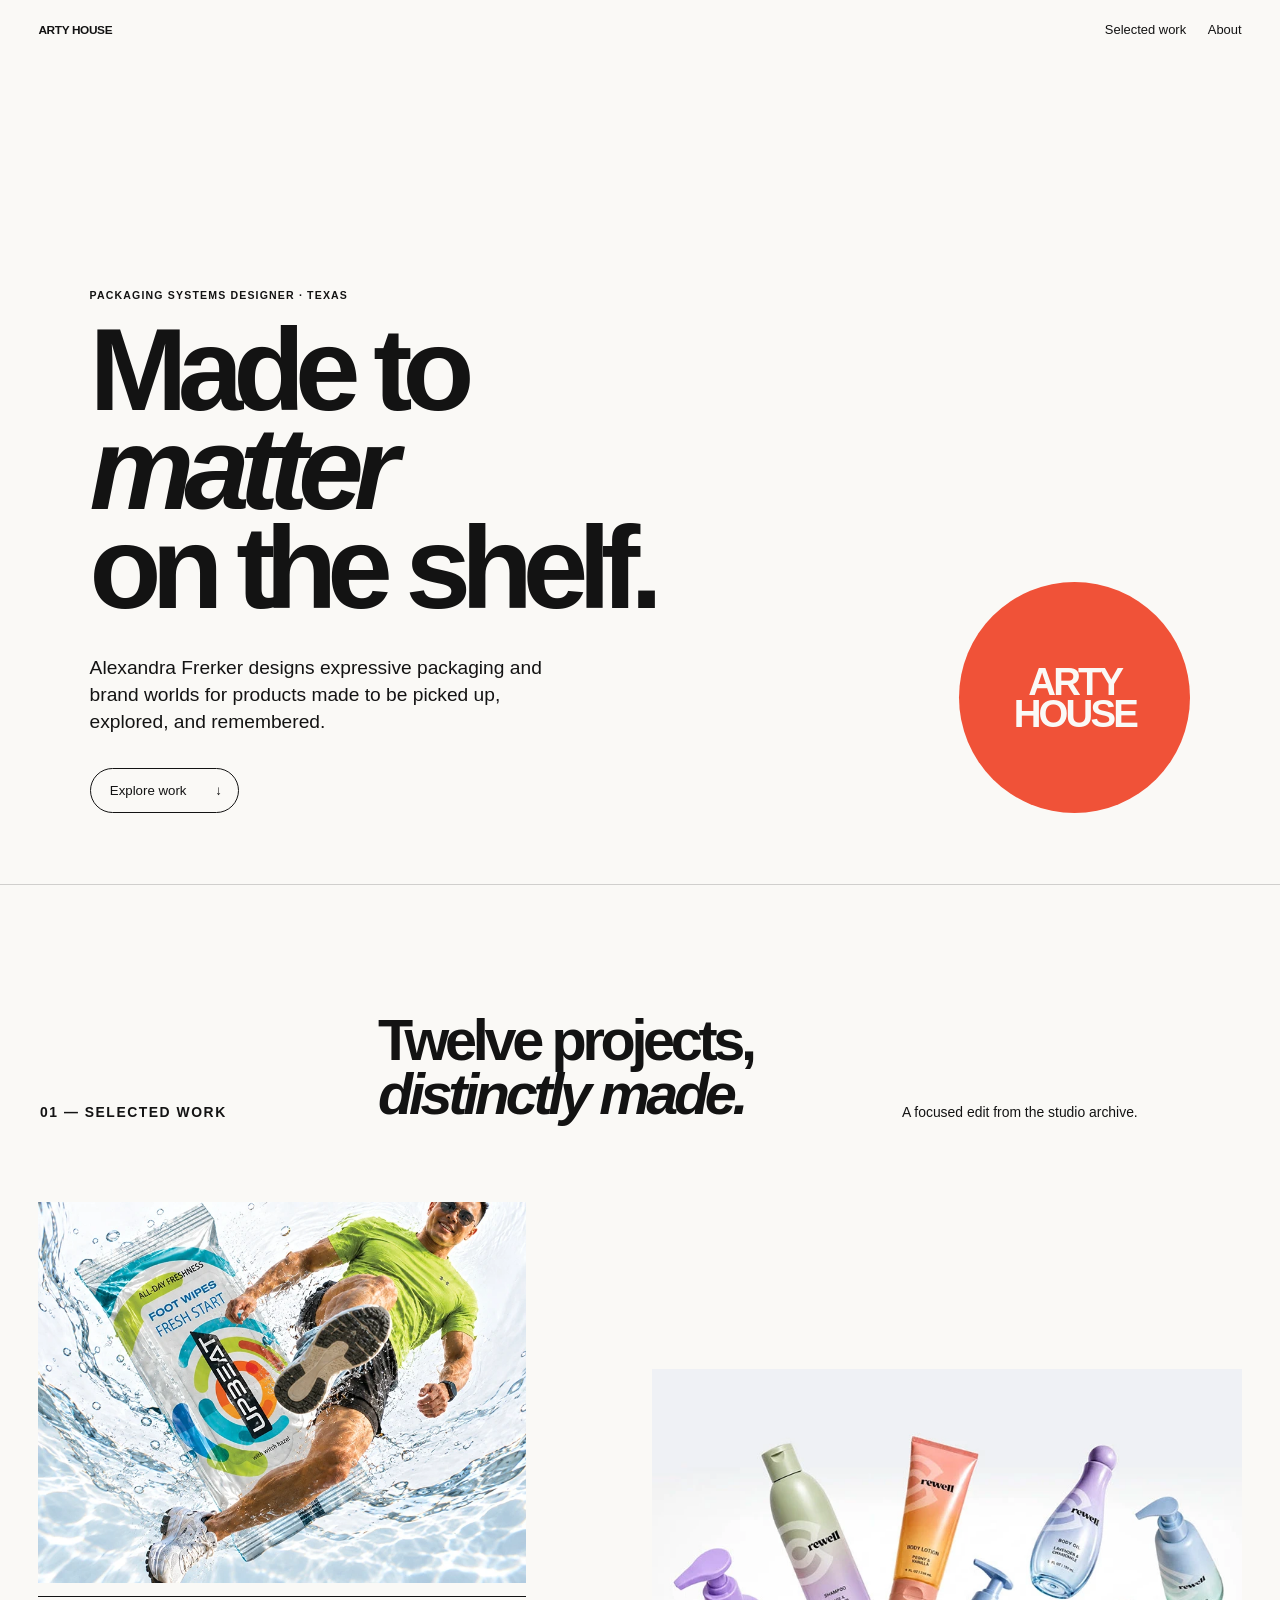
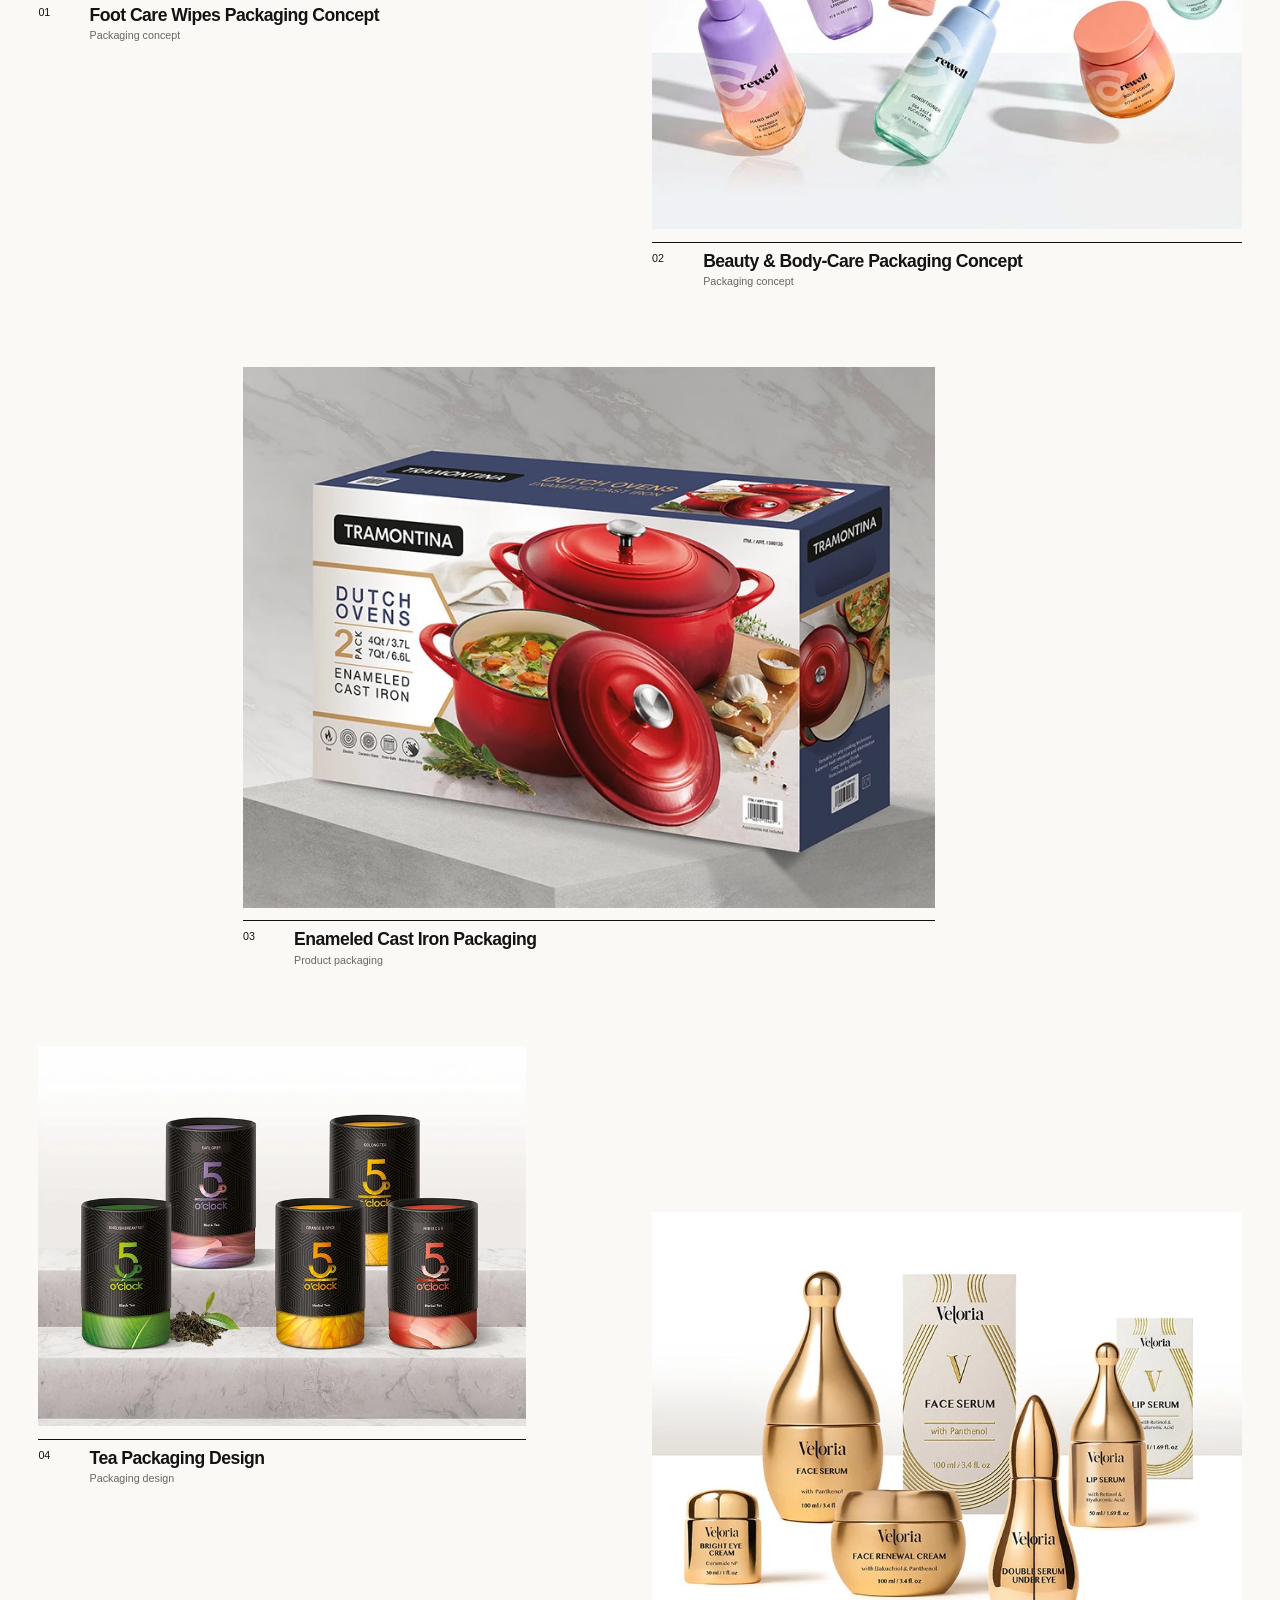
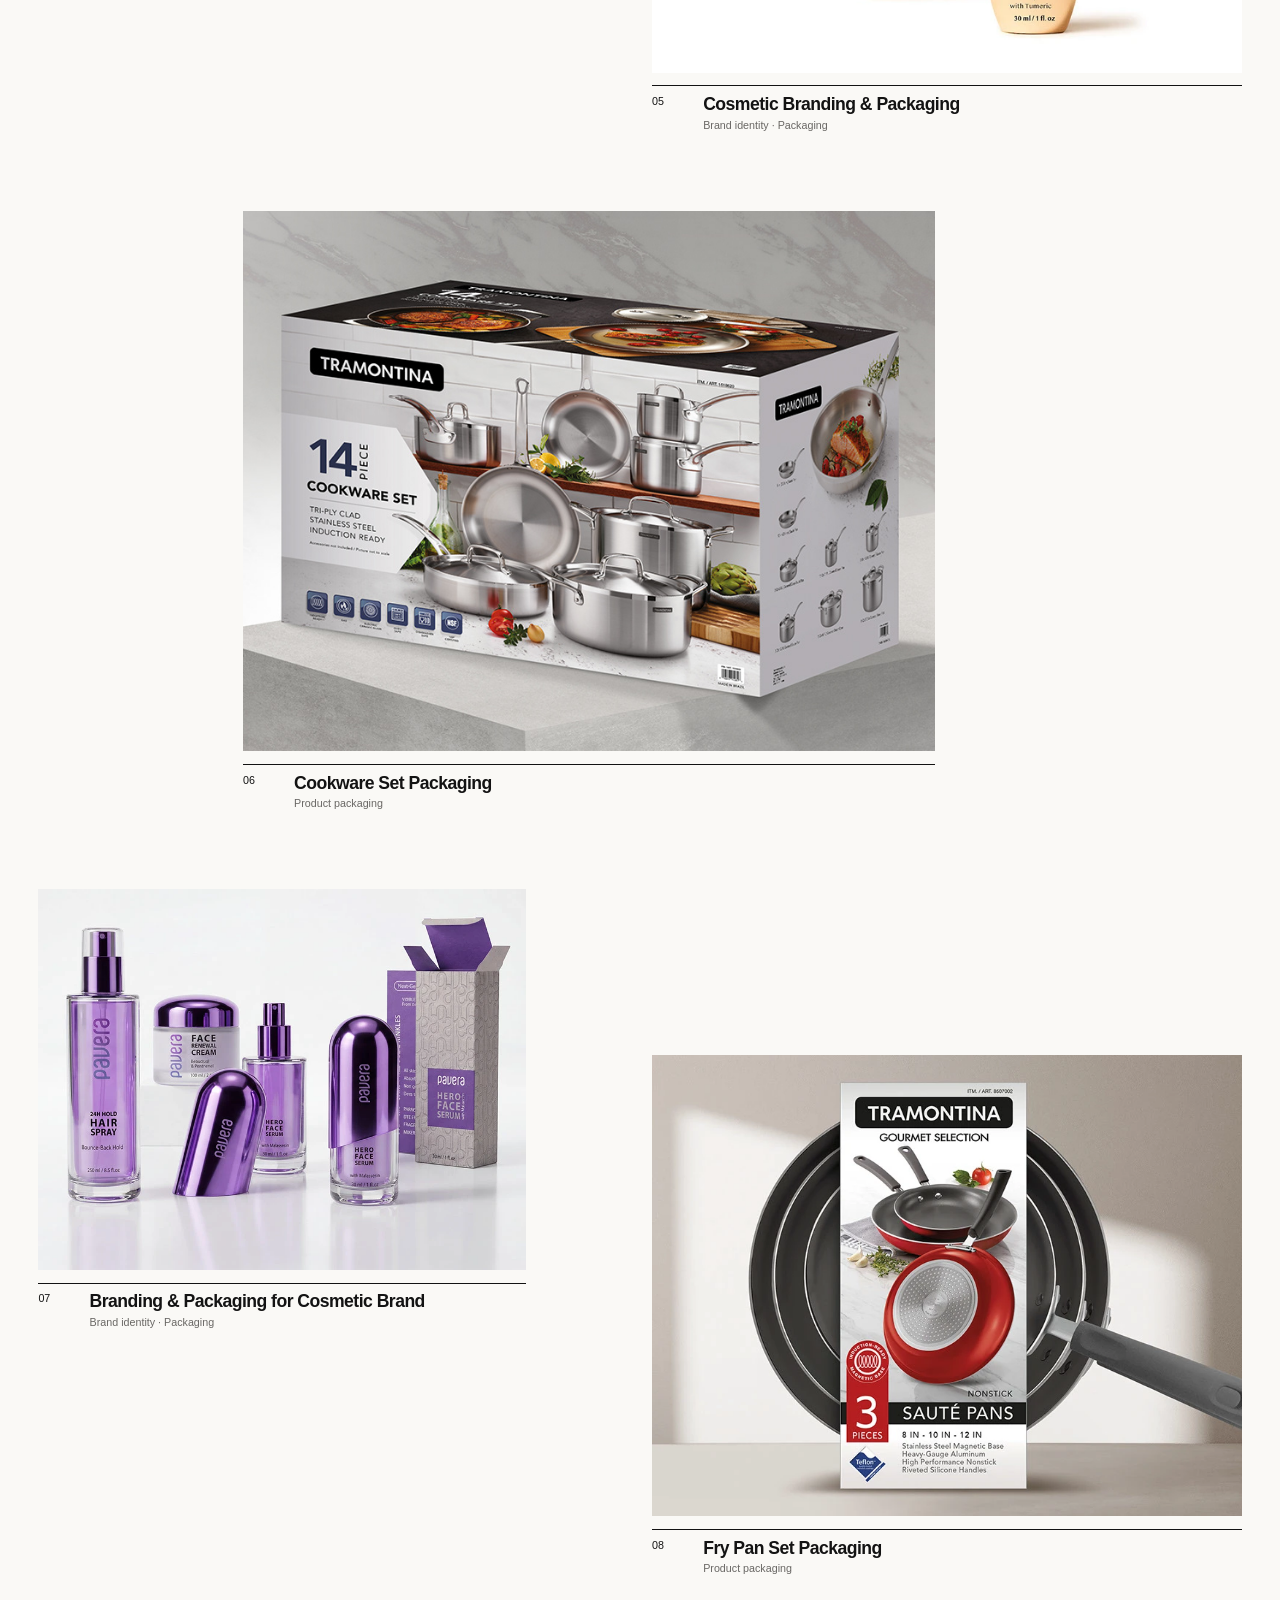
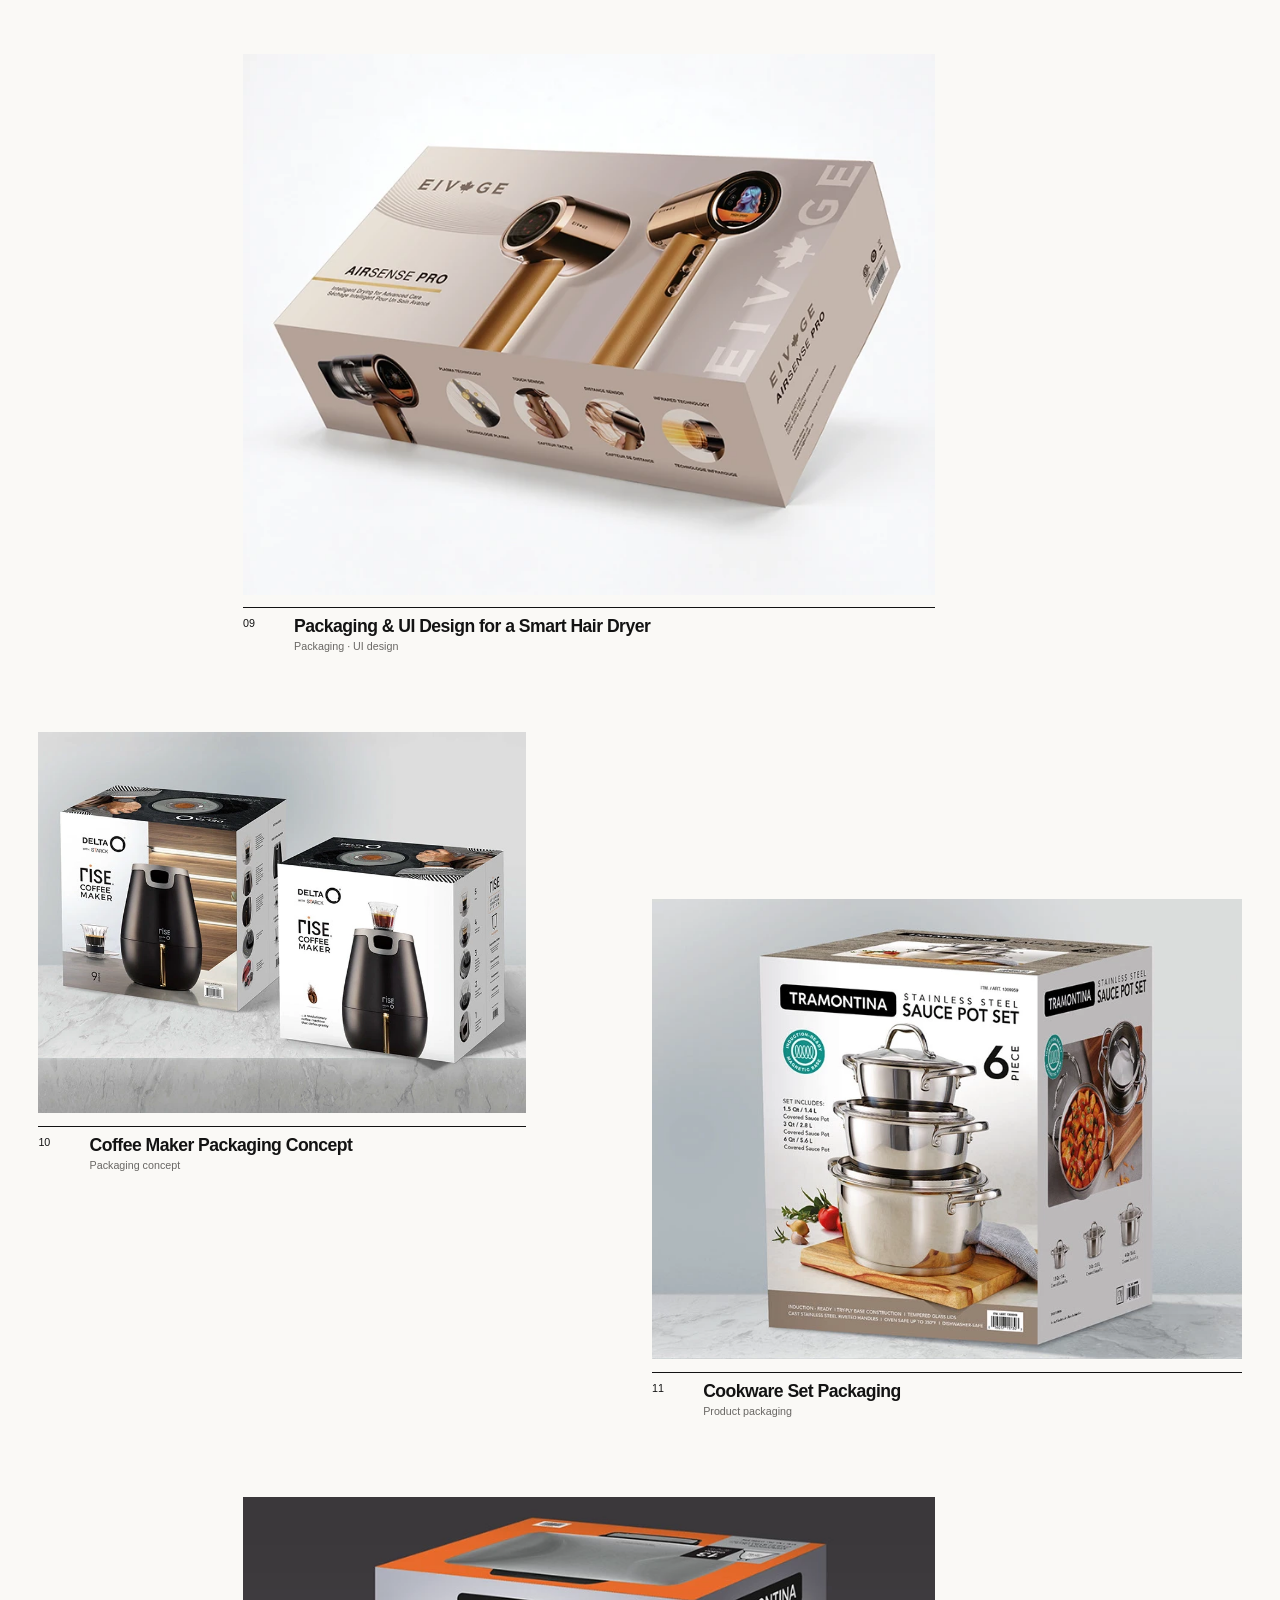
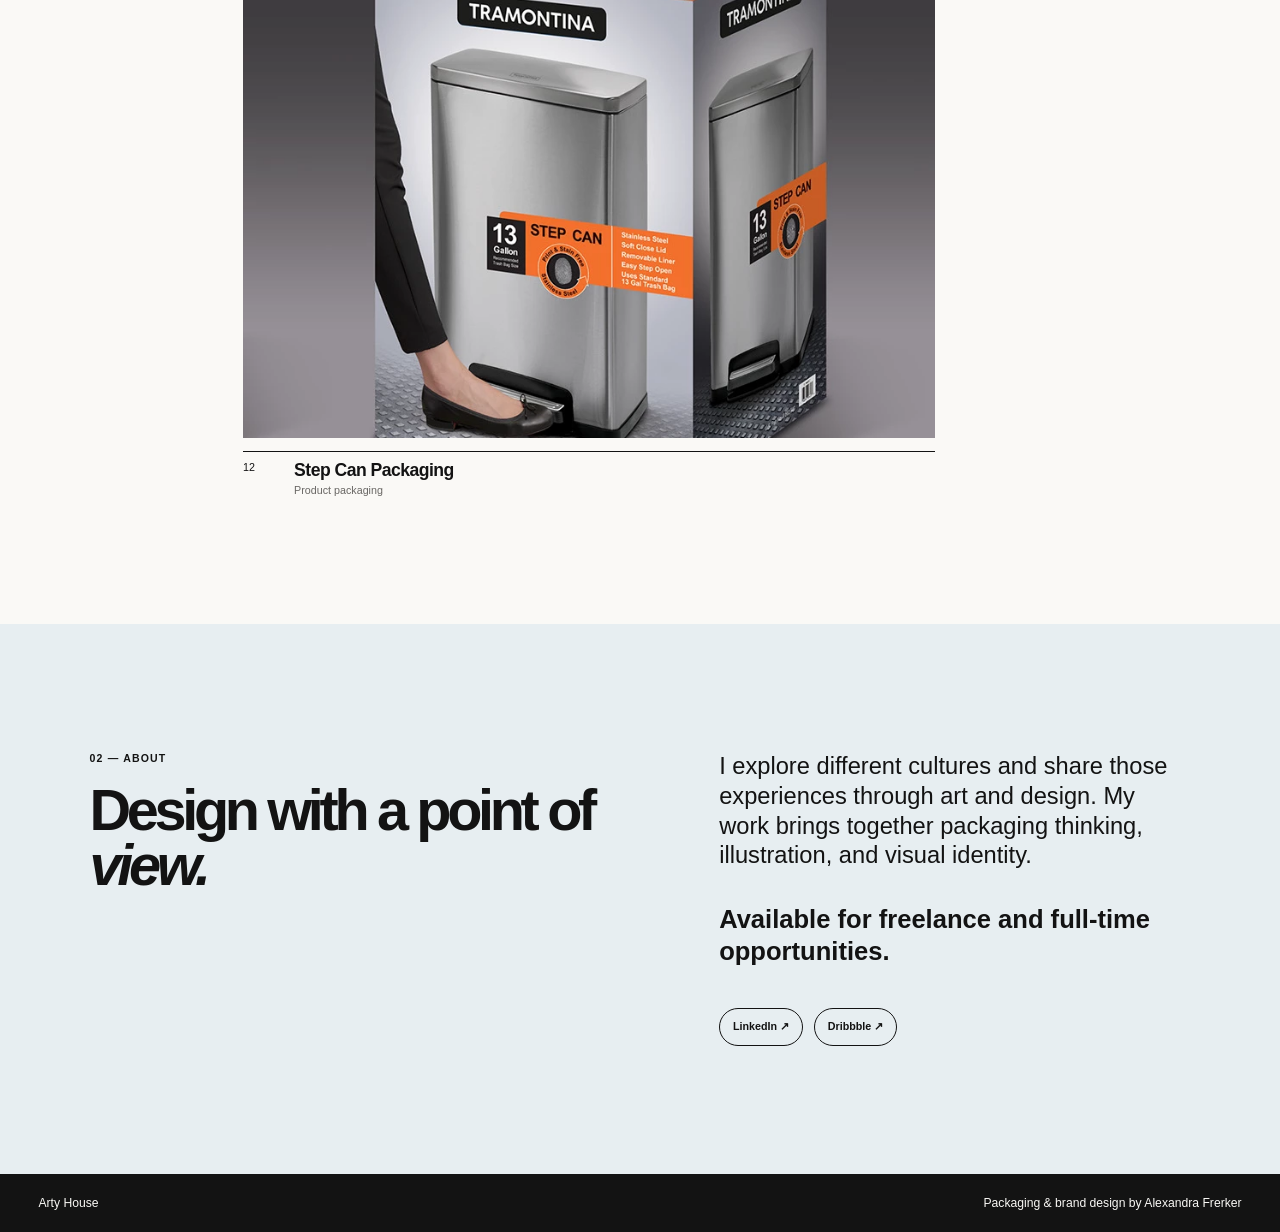
<file: index.html>
<!doctype html>
<html lang="en">
  <head>
    <meta charset="UTF-8" />
    <meta name="viewport" content="width=device-width, initial-scale=1" />
    <meta name="description" content="Arty House — packaging and brand design by Alexandra Frerker." />
    <title>Arty House — Packaging & Brand Design</title>
    <link rel="stylesheet" href="styles.css" />
  </head>
  <body>
    <a class="skip-link" href="#work">Skip to selected work</a>
    <header class="site-header">
      <a class="wordmark" href="index.html" aria-label="Arty House home"><span>ARTY HOUSE</span></a>
      <nav aria-label="Main navigation">
        <a href="#work">Selected work</a>
        <a href="#about">About</a>
      </nav>
    </header>

    <main>
      <section class="hero" aria-labelledby="hero-heading">
        <div class="hero-copy">
          <p class="eyebrow">Packaging systems designer · Texas</p>
          <h1 id="hero-heading">Made to <em>matter</em><br />on the shelf.</h1>
          <p class="hero-intro">Alexandra Frerker designs expressive packaging and brand worlds for products made to be picked up, explored, and remembered.</p>
          <a class="round-link" href="#work">Explore work <span aria-hidden="true">↓</span></a>
        </div>
        <div class="hero-stamp" aria-label="Arty House"><span>ARTY<br />HOUSE</span></div>
      </section>

      <section class="work-section" id="work" aria-labelledby="work-heading">
        <div class="section-heading">
          <p class="eyebrow">01 — Selected work</p>
          <h2 id="work-heading">Twelve projects, <em>distinctly made.</em></h2>
          <p>A focused edit from the studio archive.</p>
        </div>
        <div class="project-grid" id="project-grid" aria-live="polite"></div>
      </section>

      <section class="about-section" id="about" aria-labelledby="about-heading">
        <div>
          <p class="eyebrow">02 — About</p>
          <h2 id="about-heading">Design with a point of <em>view.</em></h2>
        </div>
        <div class="about-copy">
          <p>I explore different cultures and share those experiences through art and design. My work brings together packaging thinking, illustration, and visual identity.</p>
          <p>Available for freelance and full-time opportunities.</p>
          <div class="about-links">
            <a href="https://www.linkedin.com/in/alexandra-frerker-55182629" target="_blank" rel="noreferrer">LinkedIn <span aria-hidden="true">↗</span></a>
            <a href="https://dribbble.com/AFrerker" target="_blank" rel="noreferrer">Dribbble <span aria-hidden="true">↗</span></a>
          </div>
        </div>
      </section>
    </main>

    <footer class="site-footer">
      <p>Arty House</p>
      <p>Packaging &amp; brand design by Alexandra Frerker</p>
    </footer>
    <script src="projects.js"></script>
    <script src="site.js"></script>
  </body>
</html>
</file>
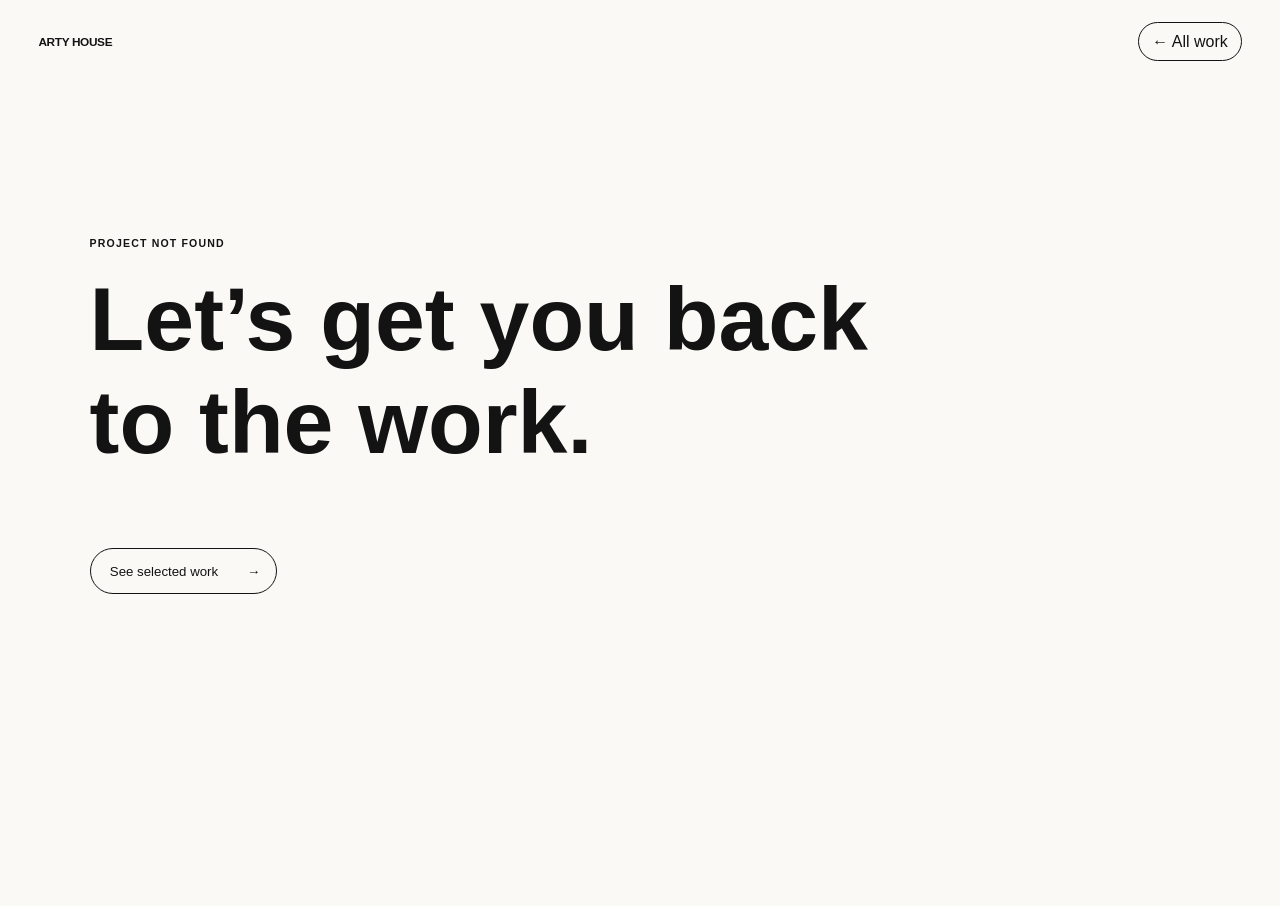
<file: project.html>
<!doctype html>
<html lang="en">
  <head>
    <meta charset="UTF-8" />
    <meta name="viewport" content="width=device-width, initial-scale=1" />
    <meta name="description" content="A packaging design project by Arty House." />
    <title>Project — Arty House</title>
    <link rel="stylesheet" href="styles.css" />
  </head>
  <body class="project-page">
    <a class="skip-link" href="#project">Skip to project</a>
    <header class="site-header">
      <a class="wordmark" href="index.html" aria-label="Arty House home"><span>ARTY HOUSE</span></a>
      <a class="back-link" href="index.html#work"><span aria-hidden="true">←</span> All work</a>
    </header>
    <main id="project" class="project-main"></main>
    <script src="projects.js"></script>
    <script src="site.js"></script>
  </body>
</html>
</file>
<file: styles.css>
:root {
  --ink: #131313;
  --paper: #faf9f6;
  --signal: #f05238;
  --sky: #e7eef1;
  --line: rgba(19, 19, 19, 0.18);
  --sans: Inter, ui-sans-serif, -apple-system, BlinkMacSystemFont, "Segoe UI", sans-serif;
}

* { box-sizing: border-box; }
html { scroll-behavior: smooth; }
body { margin: 0; background: var(--paper); color: var(--ink); font-family: var(--sans); }
a { color: inherit; text-decoration: none; }
img { display: block; max-width: 100%; }
.skip-link { background: var(--ink); color: #fff; left: 1rem; padding: .75rem 1rem; position: fixed; top: -5rem; z-index: 10; }
.skip-link:focus { top: 1rem; }
.site-header { align-items: center; display: flex; justify-content: space-between; padding: 1.4rem 3vw; position: relative; z-index: 2; }
.wordmark { font-size: .74rem; font-weight: 750; letter-spacing: -.03em; }
.site-header nav { align-items: center; display: flex; gap: 1.35rem; font-size: .81rem; font-weight: 500; }
.site-header nav a { border-bottom: 1px solid transparent; }
.site-header nav a:hover { border-color: var(--ink); }
.back-link { border: 1px solid var(--ink); border-radius: 99px; padding: .57rem .8rem; }
.back-link:hover { background: var(--ink); color: var(--paper); }
.hero { align-items: flex-end; border-bottom: 1px solid var(--line); display: grid; grid-template-columns: 1.25fr .75fr; min-height: calc(100vh - 76px); overflow: hidden; padding: 7vw 7vw 5.5vw; }
.hero-copy { max-width: 800px; }
.eyebrow { font-size: .66rem; font-weight: 650; letter-spacing: .11em; margin: 0 0 1.2rem; text-transform: uppercase; }
h1, h2, h3, p { margin-top: 0; }
.hero h1 { font-size: clamp(3.5rem, 9.2vw, 9.6rem); font-weight: 650; letter-spacing: -.085em; line-height: .84; margin-bottom: 2.4rem; }
h1 em, h2 em { font-family: inherit; font-style: italic; font-weight: inherit; letter-spacing: inherit; }
.hero-intro { font-size: clamp(1rem, 1.5vw, 1.35rem); line-height: 1.4; margin-bottom: 2rem; max-width: 30rem; }
.round-link { align-items: center; border: 1px solid var(--ink); border-radius: 99px; display: inline-flex; font-size: .83rem; gap: 1.8rem; padding: .9rem 1rem  .9rem 1.2rem; transition: background .2s, color .2s; }
.round-link:hover { background: var(--ink); color: var(--paper); }
.hero-stamp { align-items: center; aspect-ratio: 1; background: var(--signal); border-radius: 50%; color: var(--paper); display: flex; font-size: clamp(1.4rem, 3vw, 3.25rem); font-weight: 750; justify-content: center; justify-self: end; letter-spacing: -.075em; line-height: .82; max-width: 260px; text-align: center; width: 56%; }
.work-section { padding: 10vw 3vw; }
.section-heading { display: grid; grid-template-columns: 1fr 1.55fr 1fr; margin: 0 auto 5rem; max-width: 1200px; }
.section-heading h2, .about-section h2 { font-size: clamp(2.4rem, 4.5vw, 5rem); font-weight: 650; letter-spacing: -.075em; line-height: .95; margin: 0; }
.section-heading > p { align-self: end; font-size: .87rem; line-height: 1.45; margin: 0; }
.project-grid { display: grid; gap: 5rem 1.5rem; grid-template-columns: repeat(12, 1fr); margin: auto; max-width: 1600px; }
.project-card { grid-column: span 5; }
.project-card:nth-child(3n + 2) { grid-column: 7 / span 6; margin-top: 13vw; }
.project-card:nth-child(3n) { grid-column: 3 / span 7; }
.project-card a { display: block; }
.project-image-wrap { aspect-ratio: 1.28; background: #dedbd2; overflow: hidden; position: relative; }
.project-image-wrap img { height: 100%; object-fit: cover; transition: transform .6s cubic-bezier(.2,.7,.2,1); width: 100%; }
.project-card a:hover img { transform: scale(1.045); }
.project-view { align-items: center; background: var(--paper); border-radius: 99px; bottom: 1rem; display: flex; font-size: .75rem; gap: 1rem; opacity: 0; padding: .55rem .75rem; position: absolute; right: 1rem; transform: translateY(.5rem); transition: .25s ease; }
.project-card a:hover .project-view, .project-card a:focus .project-view { opacity: 1; transform: translateY(0); }
.project-view b { color: var(--signal); font-size: 1rem; }
.project-meta { border-top: 1px solid var(--ink); display: grid; font-size: .67rem; gap: 1rem; grid-template-columns: 2.2rem 1fr; margin-top: .8rem; padding-top: .55rem; }
.project-meta h3 { font-size: 1.1rem; font-weight: 600; letter-spacing: -.03em; line-height: 1.1; margin: 0 0 .25rem; }
.project-meta p { color: #696764; margin: 0; }
.about-section { background: var(--sky); display: grid; gap: 4rem; grid-template-columns: 1.2fr 1fr; padding: 10vw 7vw; }
.about-copy { font-size: clamp(1.1rem, 1.85vw, 1.65rem); line-height: 1.26; max-width: 38rem; }
.about-copy p + p { font-size: 1.08em; font-weight: 650; margin-top: 2rem; }
.about-links { display: flex; flex-wrap: wrap; gap: .7rem; margin-top: 2.5rem; }
.about-links a { border: 1px solid var(--ink); border-radius: 99px; font-size: .67rem; font-weight: 650; padding: .7rem .8rem; }
.about-links a:hover { background: var(--ink); color: var(--sky); }
.site-footer { background: var(--ink); color: var(--paper); display: grid; font-size: .76rem; gap: 1rem; grid-template-columns: 1fr 1fr; padding: 1.4rem 3vw; }
.site-footer p { margin: 0; }
.site-footer p:last-child { justify-self: end; }
.project-main { min-height: calc(100vh - 77px); }
.project-hero { display: grid; grid-template-columns: .85fr 1.15fr; min-height: calc(100vh - 77px); }
.project-title-block { align-self: end; padding: 7vw; }
.project-title-block h1 { font-size: clamp(3.2rem, 6.5vw, 7.5rem); font-weight: 650; letter-spacing: -.085em; line-height: .88; margin-bottom: 0; }
.project-hero figure { background: #dedbd2; margin: 0; overflow: hidden; }
.project-hero figure img { height: 100%; min-height: 520px; object-fit: cover; width: 100%; }
.project-pagination { border-top: 1px solid var(--line); display: grid; grid-template-columns: 1fr 1fr; }
.project-pagination a { min-height: 11rem; padding: 2rem 4vw; }
.project-pagination a + a { border-left: 1px solid var(--line); text-align: right; }
.project-pagination span { display: block; font-size: .65rem; font-weight: 650; letter-spacing: .08em; margin-bottom: 1rem; text-transform: uppercase; }
.project-pagination strong { font-size: clamp(1.1rem, 2vw, 1.6rem); font-weight: 650; letter-spacing: -.05em; }
.project-pagination a:hover { background: var(--signal); }
.not-found { padding: 12vw 7vw; }
.not-found h1 { font-size: clamp(3rem, 7vw, 7rem); max-width: 55rem; }

@media (max-width: 720px) {
  .site-header { padding: 1.1rem 5vw; }
  .site-header nav a { display: none; }
  .hero { display: flex; flex-direction: column; justify-content: space-between; min-height: 88vh; padding: 19vw 7vw 10vw; }
  .hero-stamp { margin-top: 3.5rem; max-width: 200px; width: 52%; }
  .section-heading, .about-section, .project-hero { display: block; }
  .section-heading { margin-bottom: 3rem; }
  .section-heading h2 { margin-bottom: 1.5rem; }
  .section-heading > p { max-width: 16rem; }
  .work-section { padding: 19vw 5vw; }
  .project-grid { display: block; }
  .project-card, .project-card:nth-child(3n + 2), .project-card:nth-child(3n) { margin: 0 0 3.6rem; }
  .project-view { opacity: 1; transform: none; }
  .about-section { padding: 19vw 7vw; }
  .about-section h2 { margin-bottom: 2.5rem; }
  .site-footer { gap: .75rem; grid-template-columns: 1fr; padding: 1.5rem 7vw; }
  .site-footer p:last-child { justify-self: start; }
  .project-title-block { padding: 17vw 7vw 10vw; }
  .project-hero figure img { min-height: auto; }
  .project-pagination a { min-height: 8rem; padding: 1.5rem 5vw; }
}
</file>
